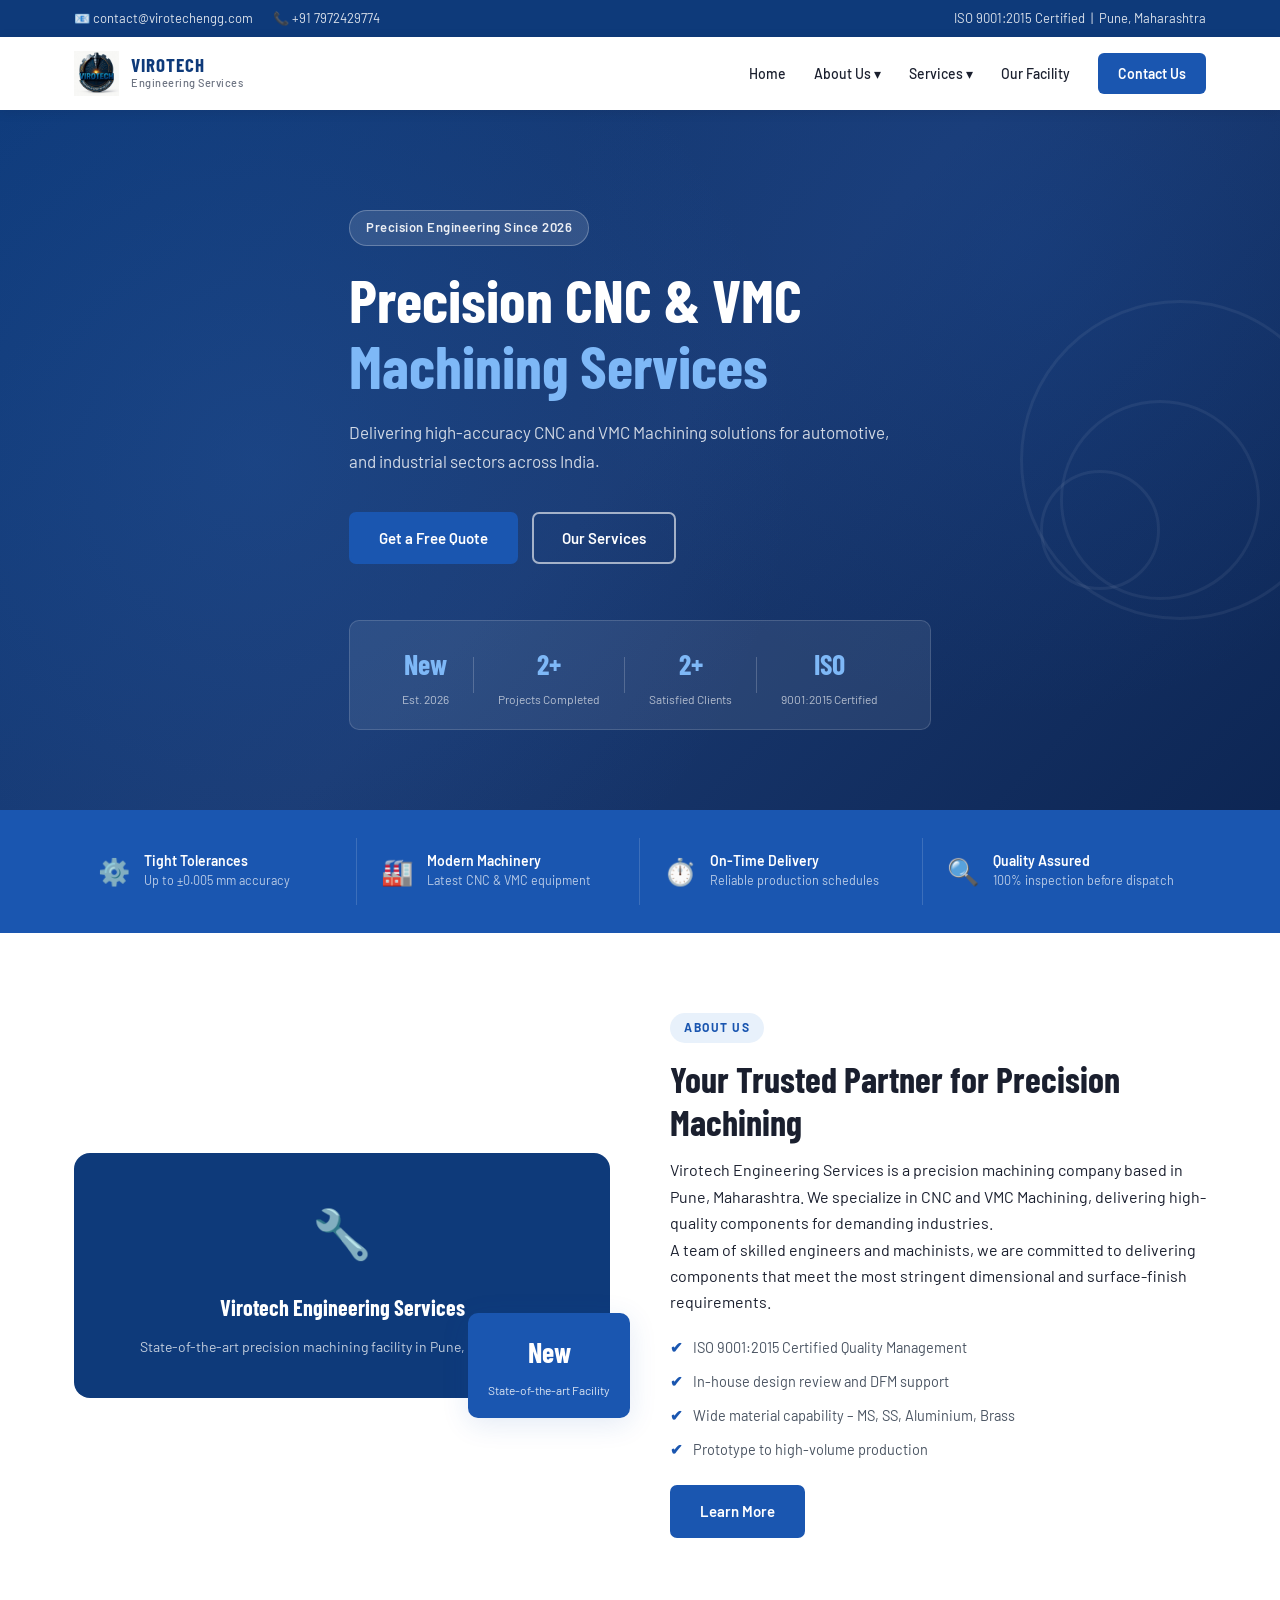
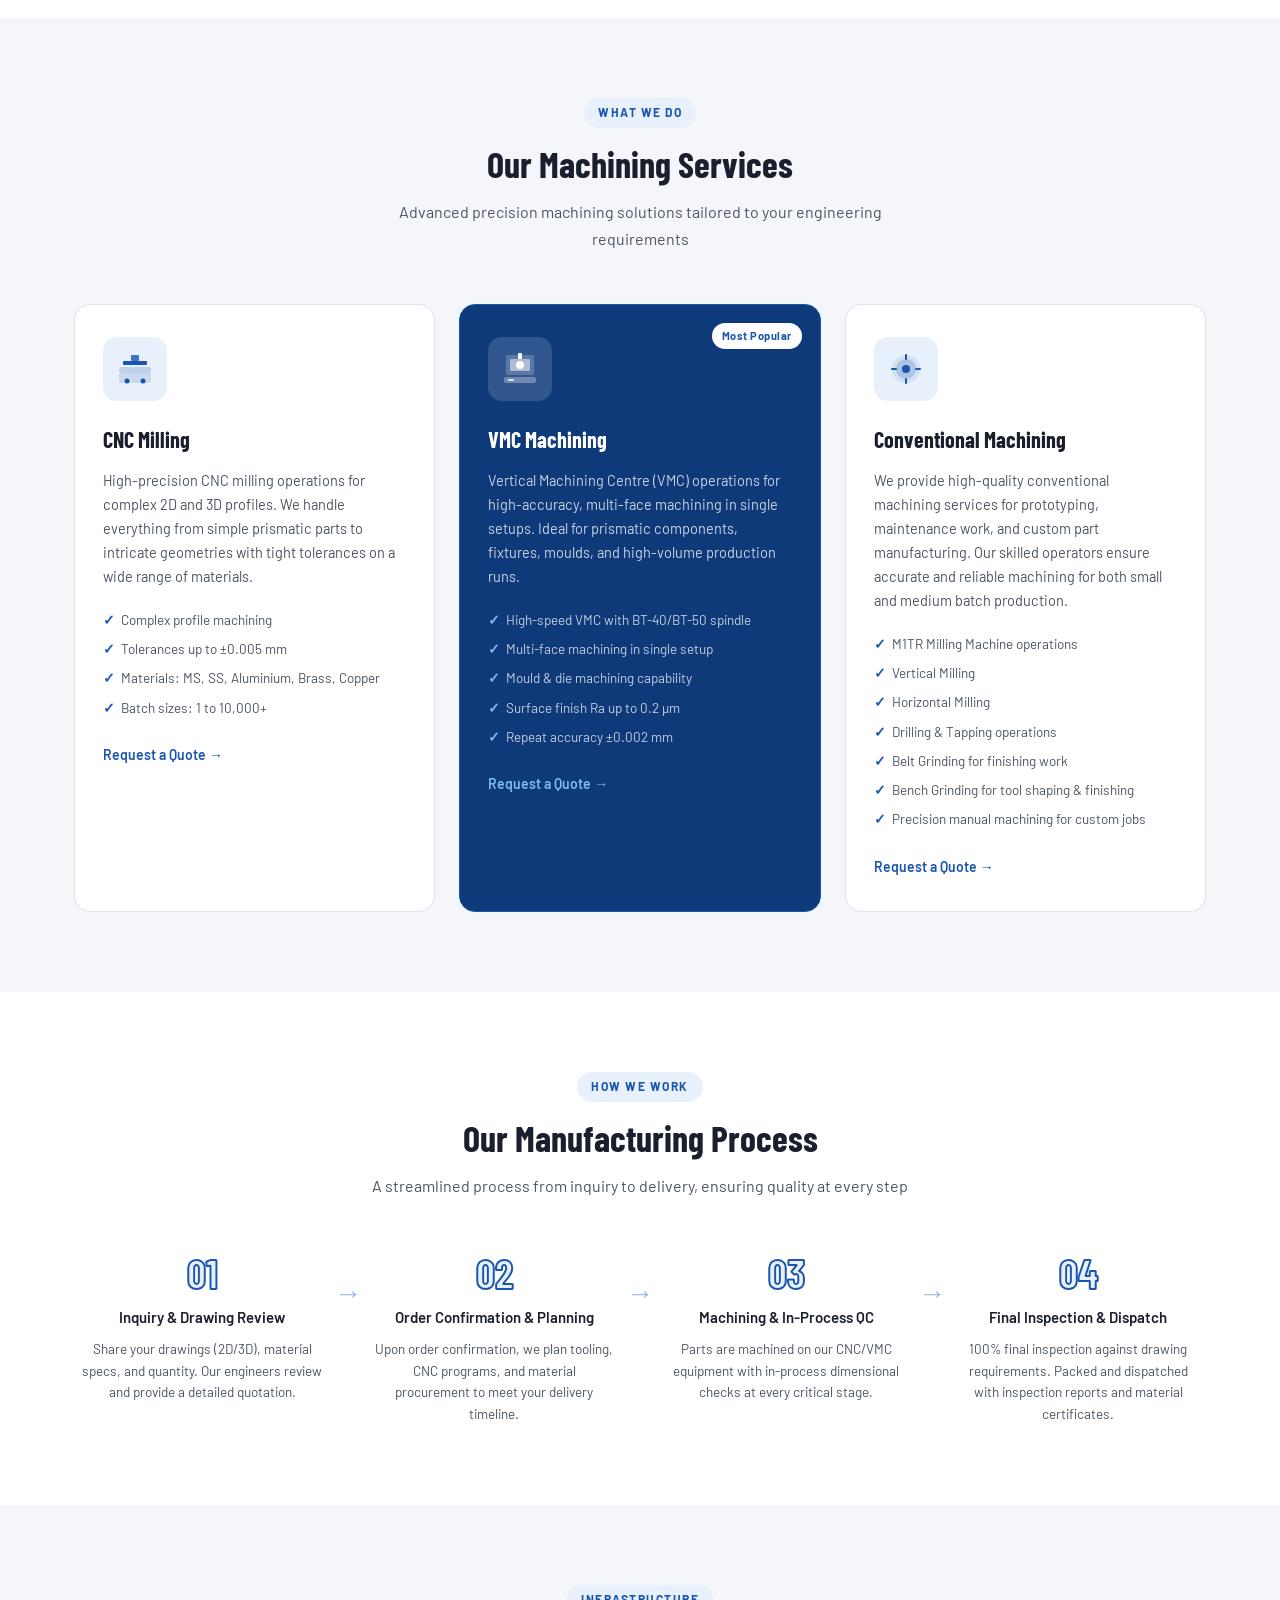
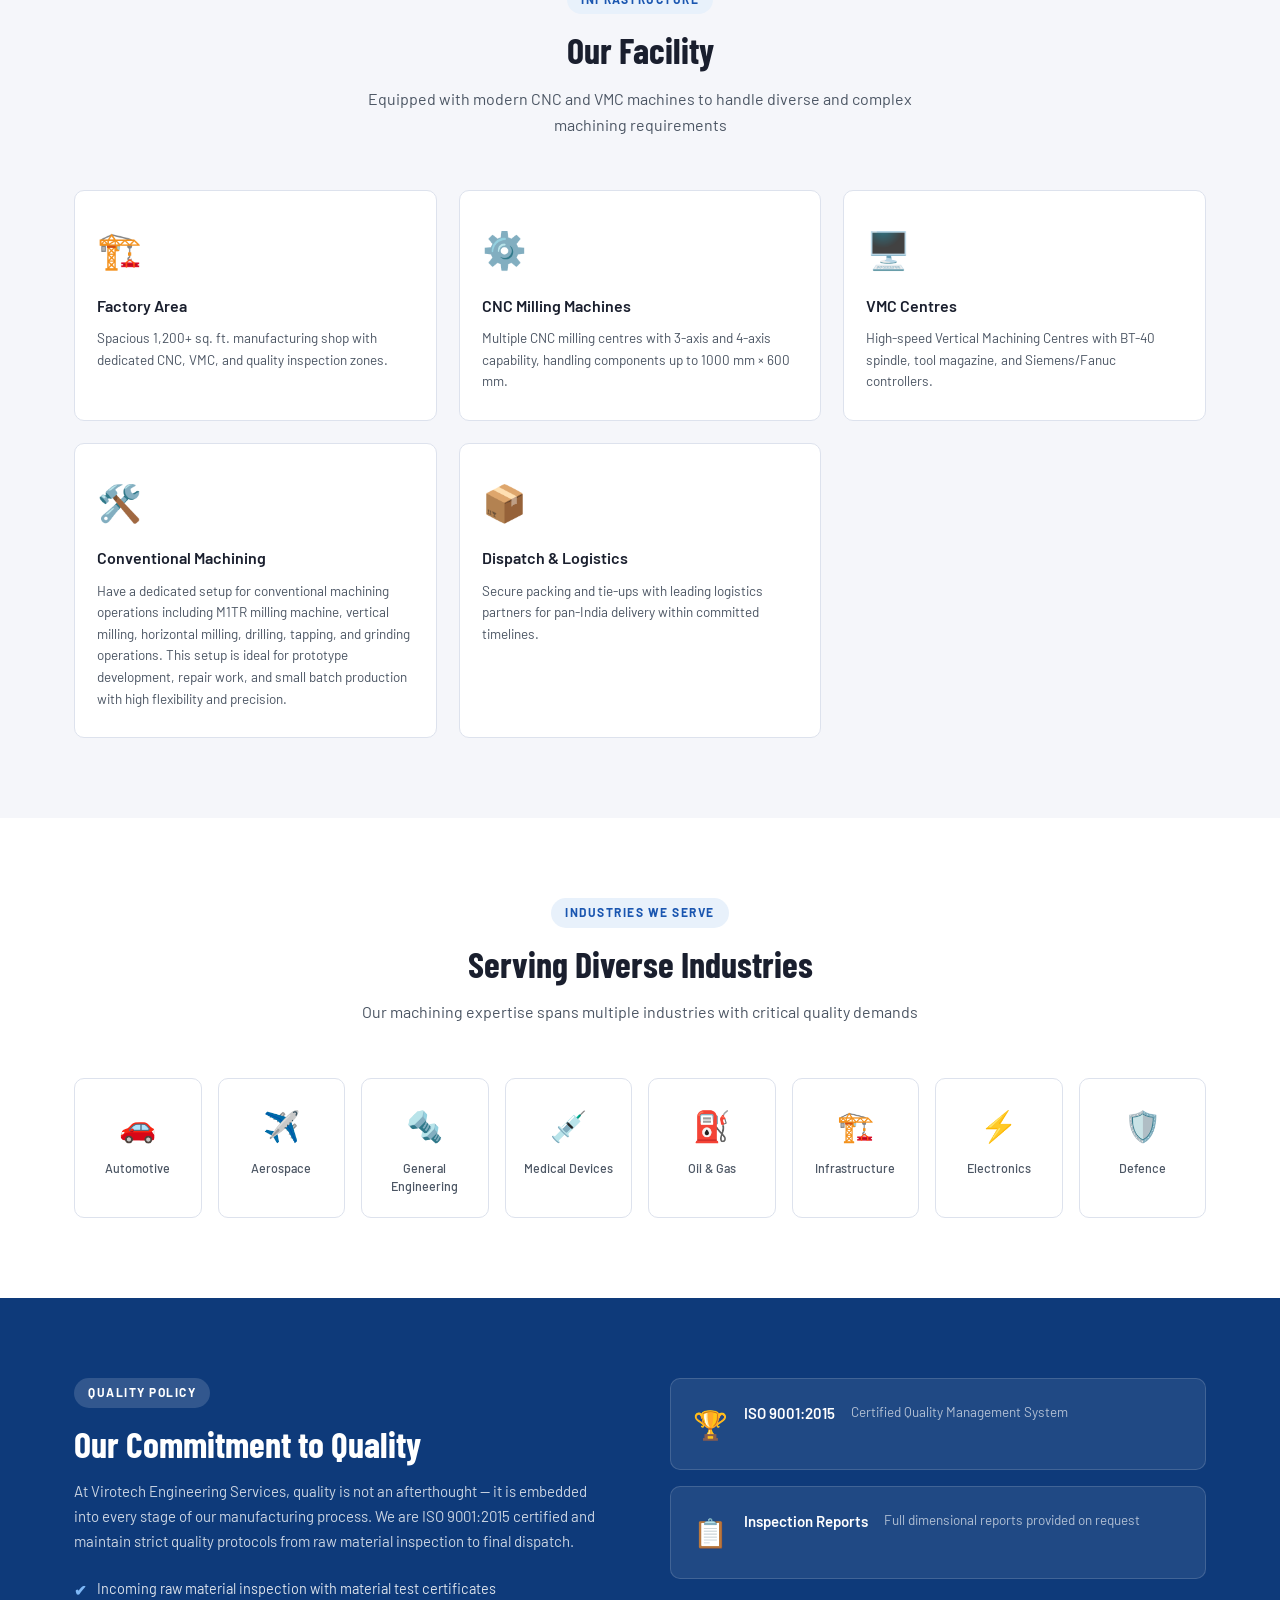
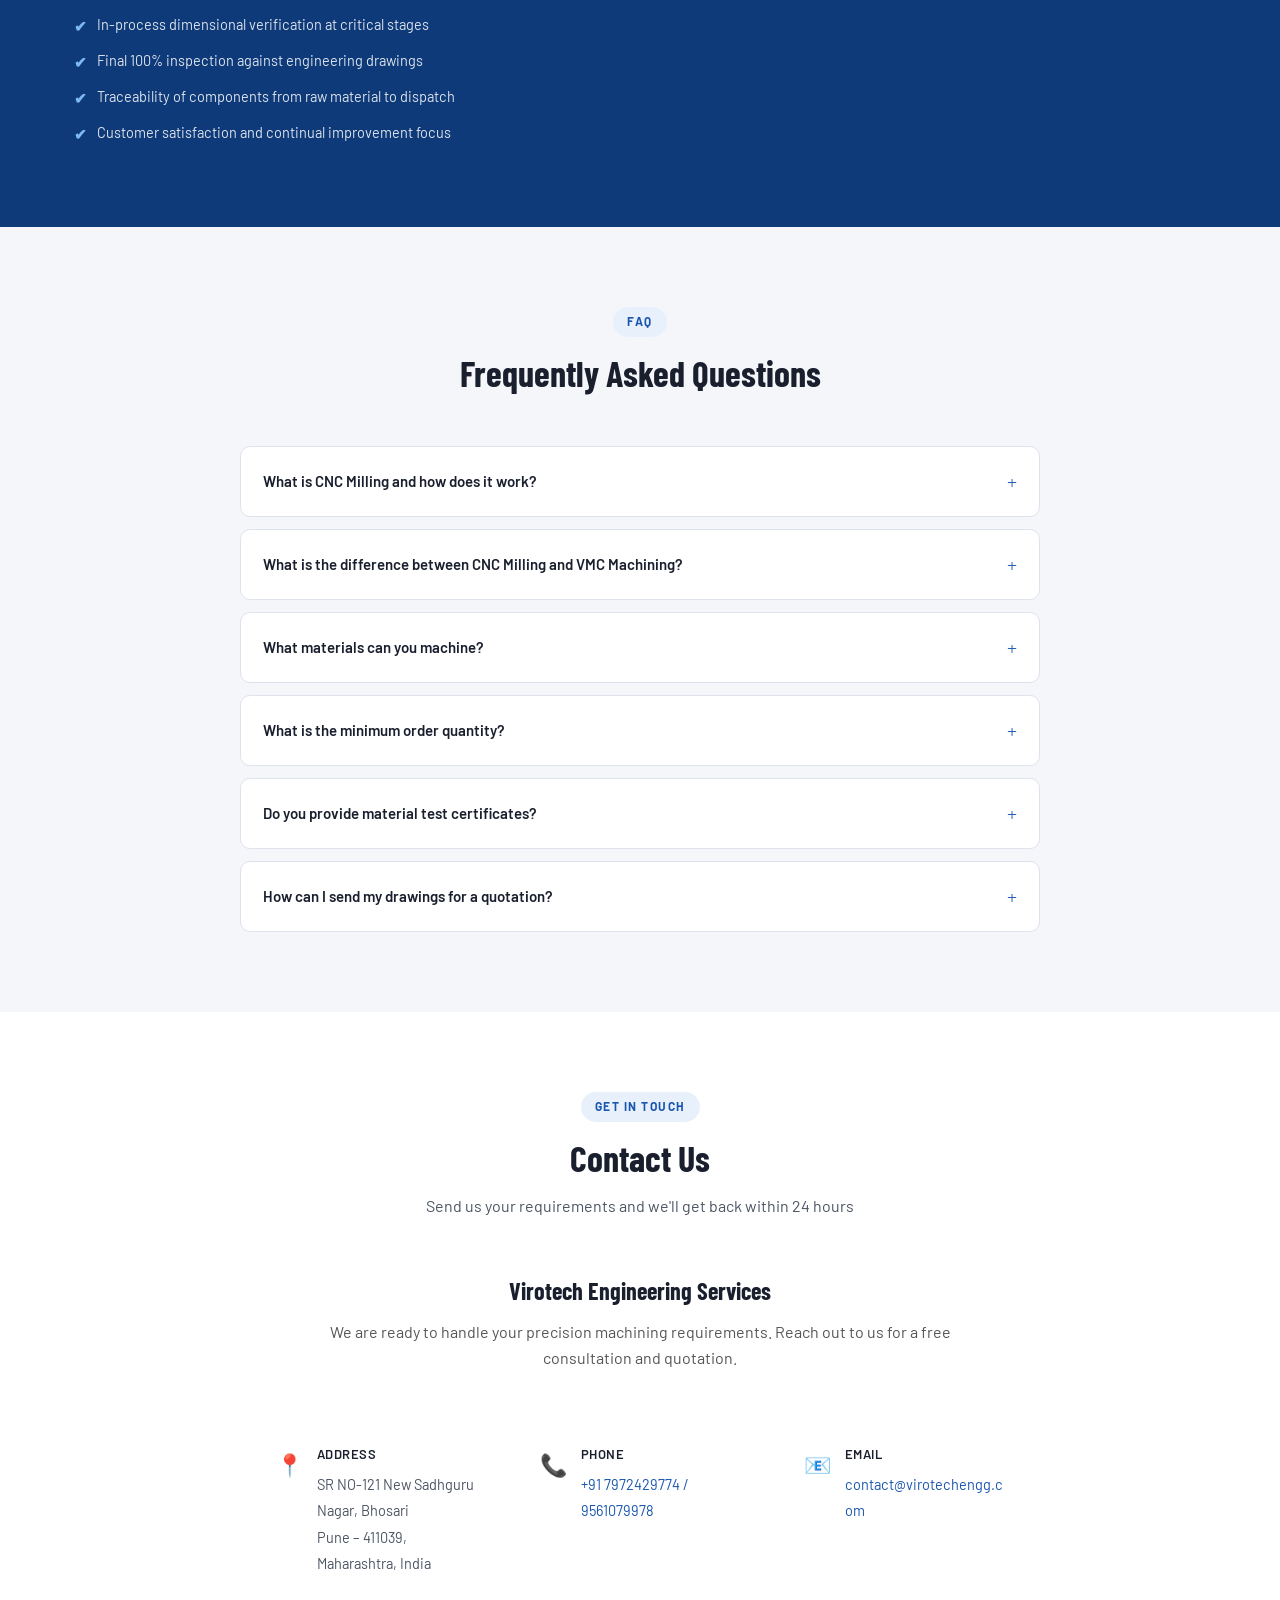
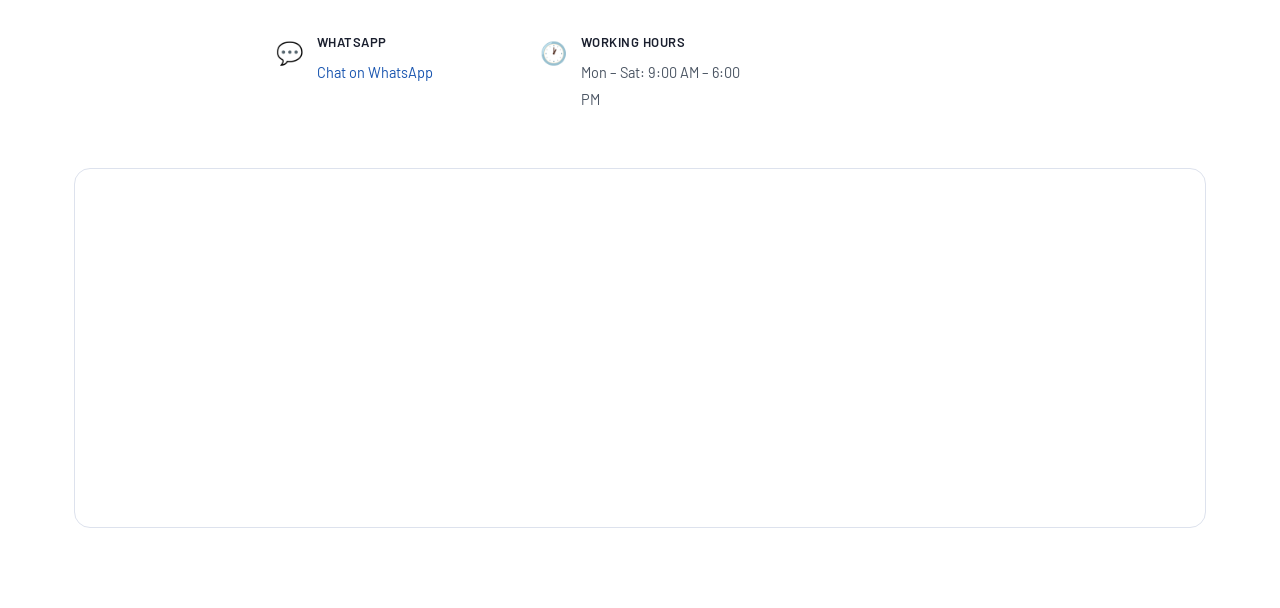
<file: index.html>
<!DOCTYPE html>
<html lang="en">
<head>
  <meta charset="UTF-8" />
  <meta name="viewport" content="width=device-width, initial-scale=1.0" />
  <meta name="description" content="Virotech Engineering Services – Precision CNC Milling and VMC Machining services in Pune, Maharashtra, India. High-quality machined components for all industries." />
  <meta name="keywords" content="CNC Milling Pune, VMC Machining Pune, CNC Machining Services Maharashtra, Precision Machining India, CNC Job Work Pune, VMC Machine Shop India" />
  <meta name="robots" content="index, follow" />
  <meta property="og:title" content="Virotech Engineering Services | CNC & VMC Machining" />
  <meta property="og:description" content="Specialized In Precision CNC and VMC Machining services in Pune, Maharashtra." />
  <meta property="og:type" content="business.business" />
  <meta property="og:url" content="https://virotechengg.com/" />
  <title>Virotech Engineering Services | CNC & VMC Machining – Pune, India</title>
  <link rel="stylesheet" href="style.css" />
  <link rel="preconnect" href="https://fonts.googleapis.com" />
  <link rel="preconnect" href="https://fonts.gstatic.com" crossorigin />
  <link href="https://fonts.googleapis.com/css2?family=Barlow:wght@300;400;500;600;700&family=Barlow+Condensed:wght@500;600;700&display=swap" rel="stylesheet" />

<style>
/* Centered contact information — responsive */
.contact-info-centered {
  width: 100%;
  max-width: 100%;
  box-sizing: border-box;
  text-align: center;
  display: flex;
  flex-direction: column;
  align-items: center;
  margin-left: auto;
  margin-right: auto;
}

.contact-info-centered h3,
.contact-info-centered > p {
  width: 100%;
  max-width: 700px;
  margin-left: auto;
  margin-right: auto;
}

.contact-info-centered .contact-detail {
  width: min(100%, 520px);
  box-sizing: border-box;
  display: flex;
  align-items: center;
  justify-content: flex-start;
  text-align: left;
  margin-left: auto;
  margin-right: auto;
}

@media (max-width: 768px) {
  .contact-info-centered {
    padding-left: 16px;
    padding-right: 16px;
  }

  .contact-info-centered .contact-detail {
    width: 100%;
    max-width: 520px;
  }
}

@media (max-width: 480px) {
  .contact-info-centered {
    padding-left: 10px;
    padding-right: 10px;
  }

  .contact-info-centered .contact-detail {
    align-items: flex-start;
    gap: 12px;
  }

  .contact-info-centered .contact-detail span {
    overflow-wrap: anywhere;
  }
}
</style>


<style>
/* Final contact layout: center the remaining contact information
   across the full page width after the enquiry form was removed. */
.contact-grid {
  display: flex !important;
  justify-content: center !important;
  align-items: flex-start !important;
  width: 100% !important;
  max-width: 100% !important;
  margin-left: auto !important;
  margin-right: auto !important;
}

.contact-grid .contact-info-centered {
  width: 100% !important;
  max-width: 760px !important;
  margin-left: auto !important;
  margin-right: auto !important;
  box-sizing: border-box;
  text-align: center;
  align-items: center;
}

.contact-grid .contact-info-centered > p {
  max-width: 700px;
  margin-left: auto;
  margin-right: auto;
}

.contact-grid .contact-info-centered .contact-detail {
  width: 100%;
  max-width: 560px;
  margin-left: auto;
  margin-right: auto;
}

@media (max-width: 768px) {
  .contact-grid {
    display: flex !important;
    width: 100% !important;
  }

  .contact-grid .contact-info-centered {
    max-width: 100% !important;
    padding-left: 16px;
    padding-right: 16px;
  }

  .contact-grid .contact-info-centered .contact-detail {
    max-width: 520px;
  }
}

@media (max-width: 480px) {
  .contact-grid .contact-info-centered {
    padding-left: 10px;
    padding-right: 10px;
  }

  .contact-grid .contact-info-centered .contact-detail {
    width: 100%;
  }
}
</style>


<style>
/* Contact details: aligned rows/columns on desktop, tablet and mobile */
.contact-details-grid {
  width: 100%;
  max-width: 900px;
  margin: 2rem auto 0;
  display: grid;
  grid-template-columns: repeat(3, minmax(0, 1fr));
  gap: 1.5rem 2rem;
  align-items: stretch;
}

.contact-details-grid .contact-detail {
  width: 100%;
  max-width: none !important;
  min-width: 0;
  box-sizing: border-box;
  margin: 0 !important;
  padding: 1rem;
  display: flex;
  align-items: flex-start;
  justify-content: flex-start;
  text-align: left;
  gap: 0.85rem;
}

.contact-details-grid .contact-detail > div:last-child {
  min-width: 0;
  flex: 1;
}

.contact-details-grid .contact-detail strong {
  display: block;
  margin-bottom: 0.35rem;
}

.contact-details-grid .contact-detail span,
.contact-details-grid .contact-detail a {
  overflow-wrap: anywhere;
}

@media (max-width: 900px) {
  .contact-details-grid {
    grid-template-columns: repeat(2, minmax(0, 1fr));
    max-width: 680px;
    gap: 1.25rem;
  }
}

@media (max-width: 600px) {
  .contact-details-grid {
    grid-template-columns: 1fr;
    max-width: 520px;
    gap: 0.75rem;
    margin-top: 1.5rem;
  }

  .contact-details-grid .contact-detail {
    padding: 0.85rem;
  }
}
</style>

</head>
<body>

  <!-- TOP BAR -->
  <div class="topbar">
    <div class="container topbar-inner">
      <div class="topbar-left">
        <span>📧 <a href="mailto:contact@virotechengg.com">contact@virotechengg.com</a></span>
        <span>📞 <a href="tel:+917972429774">+91 7972429774</a></span>
      </div>
      <div class="topbar-right">
        <span>ISO 9001:2015 Certified &nbsp;|&nbsp; Pune, Maharashtra</span>
      </div>
    </div>
  </div>

  <!-- NAVBAR -->
  <header class="navbar" id="navbar">
    <div class="container nav-inner">
     <a href="index.html" class="logo">
  <img src="virotech-logo.jpeg" class="logo-img">
  <div class="logo-text">
    <span class="logo-main">VIROTECH</span>
    <span class="logo-sub">Engineering Services</span>
  </div>
</a>
      <nav class="nav-links" id="navLinks">
        <a href="#home">Home</a>
        <div class="dropdown">
          <a href="#about">About Us ▾</a>
          <div class="dropdown-menu">
            <a href="#about">Introduction</a>
            <a href="#quality">Quality Policy</a>
            <a href="#mission">Mission & Vision</a>
          </div>
        </div>
        <div class="dropdown">
          <a href="#services">Services ▾</a>
          <div class="dropdown-menu">
            <a href="#cnc-milling">CNC Milling</a>
            <a href="#vmc-machining">VMC Machining</a>
            <a href="#precision-parts">conventional-machining</a>
          </div>
        </div>
        <a href="#facility">Our Facility</a>
        <a href="#contact" class="nav-cta">Contact Us</a>
      </nav>
      <button class="hamburger" id="hamburger" aria-label="Toggle menu">
        <span></span><span></span><span></span>
      </button>
    </div>
  </header>

  <!-- HERO -->
  <section class="hero" id="home">
    <div class="hero-bg-pattern"></div>
    <div class="container hero-content">
      <div class="hero-badge">Precision Engineering Since 2026</div>
      <h1>Precision CNC &amp; VMC<br /><span class="hero-highlight">Machining Services</span></h1>
      <p class="hero-sub">
        Delivering high-accuracy CNC and VMC Machining solutions for
        automotive, and industrial sectors across India.
      </p>
      <div class="hero-actions">
        <a href="#contact" class="btn btn-primary">Get a Free Quote</a>
        <a href="#services" class="btn btn-outline">Our Services</a>
      </div>
      <div class="hero-stats">
        <div class="stat"><span class="stat-num">New</span><span class="stat-label">Est. 2026</span></div>
        <div class="stat-divider"></div>
        <div class="stat"><span class="stat-num">2+</span><span class="stat-label">Projects Completed</span></div>
        <div class="stat-divider"></div>
        <div class="stat"><span class="stat-num">2+</span><span class="stat-label">Satisfied Clients</span></div>
        <div class="stat-divider"></div>
        <div class="stat"><span class="stat-num">ISO</span><span class="stat-label">9001:2015 Certified</span></div>
      </div>
    </div>
    <div class="hero-visual">
      <div class="hero-gear gear-1"></div>
      <div class="hero-gear gear-2"></div>
      <div class="hero-gear gear-3"></div>
    </div>
  </section>

  <!-- WHY CHOOSE US STRIP -->
  <section class="why-strip">
    <div class="container why-grid">
      <div class="why-item">
        <div class="why-icon">⚙️</div>
        <div>
          <strong>Tight Tolerances</strong>
          <span>Up to ±0.005 mm accuracy</span>
        </div>
      </div>
      <div class="why-item">
        <div class="why-icon">🏭</div>
        <div>
          <strong>Modern Machinery</strong>
          <span>Latest CNC & VMC equipment</span>
        </div>
      </div>
      <div class="why-item">
        <div class="why-icon">⏱️</div>
        <div>
          <strong>On-Time Delivery</strong>
          <span>Reliable production schedules</span>
        </div>
      </div>
      <div class="why-item">
        <div class="why-icon">🔍</div>
        <div>
          <strong>Quality Assured</strong>
          <span>100% inspection before dispatch</span>
        </div>
      </div>
    </div>
  </section>

  <!-- ABOUT -->
  <section class="section" id="about">
    <div class="container about-grid">
      <div class="about-visual">
        <div class="about-card-main">
          <div class="about-card-icon">🔧</div>
          <h3>Virotech Engineering Services</h3>
          <p>State-of-the-art precision machining facility in Pune, Maharashtra</p>
        </div>
        <div class="about-card-badge">
          <strong>New</strong>
          <span>State-of-the-art Facility</span>
        </div>
      </div>
      <div class="about-text">
        <span class="section-tag">About Us</span>
        <h2 class="section-title">Your Trusted Partner for Precision Machining</h2>
        <p>
          Virotech Engineering Services is a precision machining company based in
          Pune, Maharashtra. We specialize in CNC and VMC Machining, delivering
          high-quality components for demanding industries.
        </p>
        <p>
          A team of skilled engineers and machinists,
          we are committed to delivering components that meet the most stringent dimensional
          and surface-finish requirements.
        </p>
        <div class="about-highlights">
          <div class="highlight-item"><span class="hi-check">✔</span> ISO 9001:2015 Certified Quality Management</div>
          <div class="highlight-item"><span class="hi-check">✔</span> In-house design review and DFM support</div>
          <div class="highlight-item"><span class="hi-check">✔</span> Wide material capability – MS, SS, Aluminium, Brass</div>
          <div class="highlight-item"><span class="hi-check">✔</span> Prototype to high-volume production</div>
        </div>
        <a href="#contact" class="btn btn-primary" style="margin-top:1.5rem;">Learn More</a>
      </div>
    </div>
  </section>

  <!-- SERVICES -->
  <section class="section section-gray" id="services">
    <div class="container">
      <div class="section-header">
        <span class="section-tag">What We Do</span>
        <h2 class="section-title">Our Machining Services</h2>
        <p class="section-desc">Advanced precision machining solutions tailored to your engineering requirements</p>
      </div>
      <div class="services-grid">

        <!-- CNC Milling -->
        <div class="service-card" id="cnc-milling">
          <div class="service-icon-wrap blue">
            <svg width="40" height="40" viewBox="0 0 40 40" fill="none" xmlns="http://www.w3.org/2000/svg">
              <rect x="4" y="18" width="32" height="6" rx="2" fill="currentColor" opacity="0.2"/>
              <rect x="8" y="12" width="24" height="4" rx="1" fill="currentColor"/>
              <rect x="16" y="6" width="8" height="6" rx="1" fill="currentColor" opacity="0.8"/>
              <rect x="4" y="24" width="32" height="10" rx="2" fill="currentColor" opacity="0.15"/>
              <circle cx="12" cy="32" r="2.5" fill="currentColor"/>
              <circle cx="28" cy="32" r="2.5" fill="currentColor"/>
            </svg>
          </div>
          <h3>CNC Milling</h3>
          <p>
            High-precision CNC milling operations for complex 2D and 3D profiles.
            We handle everything from simple prismatic parts to intricate geometries
            with tight tolerances on a wide range of materials.
          </p>
          <ul class="service-features">
            <li>Complex profile machining</li>
            <li>Tolerances up to ±0.005 mm</li>
            <li>Materials: MS, SS, Aluminium, Brass, Copper</li>
            <li>Batch sizes: 1 to 10,000+</li>
          </ul>
          <a href="#contact" class="service-link">Request a Quote →</a>
        </div>

        <!-- VMC Machining -->
        <div class="service-card featured" id="vmc-machining">
          <div class="service-badge">Most Popular</div>
          <div class="service-icon-wrap white">
            <svg width="40" height="40" viewBox="0 0 40 40" fill="none" xmlns="http://www.w3.org/2000/svg">
              <rect x="6" y="6" width="28" height="20" rx="2" fill="currentColor" opacity="0.2"/>
              <rect x="10" y="10" width="20" height="12" rx="1" fill="currentColor" opacity="0.5"/>
              <rect x="18" y="4" width="4" height="6" rx="1" fill="currentColor"/>
              <circle cx="20" cy="16" r="4" fill="currentColor"/>
              <rect x="4" y="28" width="32" height="6" rx="2" fill="currentColor" opacity="0.3"/>
              <rect x="8" y="30" width="6" height="2" rx="1" fill="currentColor" opacity="0.8"/>
            </svg>
          </div>
          <h3>VMC Machining</h3>
          <p>
            Vertical Machining Centre (VMC) operations for high-accuracy, multi-face
            machining in single setups. Ideal for prismatic components, fixtures,
            moulds, and high-volume production runs.
          </p>
          <ul class="service-features">
            <li>High-speed VMC with BT-40/BT-50 spindle</li>
            <li>Multi-face machining in single setup</li>
            <li>Mould &amp; die machining capability</li>
            <li>Surface finish Ra up to 0.2 µm</li>
            <li>Repeat accuracy ±0.002 mm</li>
          </ul>
          <a href="#contact" class="service-link">Request a Quote →</a>
        </div>

        <!-- Conventional Mcahining -->
        <div class="service-card" id="precision-parts">
          <div class="service-icon-wrap blue">
            <svg width="40" height="40" viewBox="0 0 40 40" fill="none" xmlns="http://www.w3.org/2000/svg">
              <circle cx="20" cy="20" r="14" fill="currentColor" opacity="0.1"/>
              <circle cx="20" cy="20" r="10" fill="currentColor" opacity="0.2"/>
              <circle cx="20" cy="20" r="4" fill="currentColor"/>
              <line x1="20" y1="6" x2="20" y2="10" stroke="currentColor" stroke-width="2" stroke-linecap="round"/>
              <line x1="20" y1="30" x2="20" y2="34" stroke="currentColor" stroke-width="2" stroke-linecap="round"/>
              <line x1="6" y1="20" x2="10" y2="20" stroke="currentColor" stroke-width="2" stroke-linecap="round"/>
              <line x1="30" y1="20" x2="34" y2="20" stroke="currentColor" stroke-width="2" stroke-linecap="round"/>
            </svg>
          </div>
          <h3>Conventional Machining</h3>
          <p>
             We provide high-quality conventional machining services for prototyping,
    maintenance work, and custom part manufacturing. Our skilled operators ensure
    accurate and reliable machining for both small and medium batch production.
          </p>
          <ul class="service-features">
            <li>M1TR Milling Machine operations</li>
    <li>Vertical Milling</li>
    <li>Horizontal Milling</li>
    <li>Drilling & Tapping operations</li>
    <li>Belt Grinding for finishing work</li>
    <li>Bench Grinding for tool shaping & finishing</li>
    <li>Precision manual machining for custom jobs</li>
          </ul>
          <a href="#contact" class="service-link">Request a Quote →</a>
        </div>

      </div>
    </div>
  </section>

  <!-- PROCESS -->
  <section class="section" id="process">
    <div class="container">
      <div class="section-header">
        <span class="section-tag">How We Work</span>
        <h2 class="section-title">Our Manufacturing Process</h2>
        <p class="section-desc">A streamlined process from inquiry to delivery, ensuring quality at every step</p>
      </div>
      <div class="process-steps">
        <div class="process-step">
          <div class="step-num">01</div>
          <div class="step-content">
            <h4>Inquiry & Drawing Review</h4>
            <p>Share your drawings (2D/3D), material specs, and quantity. Our engineers review and provide a detailed quotation.</p>
          </div>
        </div>
        <div class="process-arrow">→</div>
        <div class="process-step">
          <div class="step-num">02</div>
          <div class="step-content">
            <h4>Order Confirmation & Planning</h4>
            <p>Upon order confirmation, we plan tooling, CNC programs, and material procurement to meet your delivery timeline.</p>
          </div>
        </div>
        <div class="process-arrow">→</div>
        <div class="process-step">
          <div class="step-num">03</div>
          <div class="step-content">
            <h4>Machining & In-Process QC</h4>
            <p>Parts are machined on our CNC/VMC equipment with in-process dimensional checks at every critical stage.</p>
          </div>
        </div>
        <div class="process-arrow">→</div>
        <div class="process-step">
          <div class="step-num">04</div>
          <div class="step-content">
            <h4>Final Inspection & Dispatch</h4>
            <p>100% final inspection against drawing requirements. Packed and dispatched with inspection reports and material certificates.</p>
          </div>
        </div>
      </div>
    </div>
  </section>

  <!-- FACILITY -->
  <section class="section section-gray" id="facility">
    <div class="container">
      <div class="section-header">
        <span class="section-tag">Infrastructure</span>
        <h2 class="section-title">Our Facility</h2>
        <p class="section-desc">Equipped with modern CNC and VMC machines to handle diverse and complex machining requirements</p>
      </div>
      <div class="facility-grid">
        <div class="facility-card">
          <div class="facility-icon">🏗️</div>
          <h4>Factory Area</h4>
          <p>Spacious 1,200+ sq. ft. manufacturing shop with dedicated CNC, VMC, and quality inspection zones.</p>
        </div>
        <div class="facility-card">
          <div class="facility-icon">⚙️</div>
          <h4>CNC Milling Machines</h4>
          <p>Multiple CNC milling centres with 3-axis and 4-axis capability, handling components up to 1000 mm × 600 mm.</p>
        </div>
        <div class="facility-card">
          <div class="facility-icon">🖥️</div>
          <h4>VMC Centres</h4>
          <p>High-speed Vertical Machining Centres with BT-40 spindle, tool magazine, and Siemens/Fanuc controllers.</p>
        </div>
	<div class="facility-card">
          <div class="facility-icon">🛠️</div>
          <h4>Conventional Machining</h4>
          <p>Have a dedicated setup for conventional machining operations including
    M1TR milling machine, vertical milling, horizontal milling, drilling, tapping,
    and grinding operations. This setup is ideal for prototype development,
    repair work, and small batch production with high flexibility and precision.</p>
        </div>
        <div class="facility-card">
          <div class="facility-icon">📦</div>
          <h4>Dispatch & Logistics</h4>
          <p>Secure packing and tie-ups with leading logistics partners for pan-India delivery within committed timelines.</p>
        </div>
      </div>
    </div>
  </section>

  <!-- INDUSTRIES -->
  <section class="section" id="industries">
    <div class="container">
      <div class="section-header">
        <span class="section-tag">Industries We Serve</span>
        <h2 class="section-title">Serving Diverse Industries</h2>
        <p class="section-desc">Our machining expertise spans multiple industries with critical quality demands</p>
      </div>
      <div class="industries-grid">
        <div class="industry-item">
          <div class="industry-icon">🚗</div>
          <span>Automotive</span>
        </div>
        <div class="industry-item">
          <div class="industry-icon">✈️</div>
          <span>Aerospace</span>
        </div>
        <div class="industry-item">
          <div class="industry-icon">🔩</div>
          <span>General Engineering</span>
        </div>
        <div class="industry-item">
          <div class="industry-icon">💉</div>
          <span>Medical Devices</span>
        </div>
        <div class="industry-item">
          <div class="industry-icon">⛽</div>
          <span>Oil &amp; Gas</span>
        </div>
        <div class="industry-item">
          <div class="industry-icon">🏗️</div>
          <span>Infrastructure</span>
        </div>
        <div class="industry-item">
          <div class="industry-icon">⚡</div>
          <span>Electronics</span>
        </div>
        <div class="industry-item">
          <div class="industry-icon">🛡️</div>
          <span>Defence</span>
        </div>
      </div>
    </div>
  </section>

  <!-- QUALITY -->
  <section class="section section-blue" id="quality">
    <div class="container quality-inner">
      <div class="quality-text">
        <span class="section-tag light">Quality Policy</span>
        <h2 class="section-title light">Our Commitment to Quality</h2>
        <p>
          At Virotech Engineering Services, quality is not an afterthought — it is embedded into
          every stage of our manufacturing process. We are ISO 9001:2015 certified and maintain
          strict quality protocols from raw material inspection to final dispatch.
        </p>
        <div class="quality-points">
          <div class="qp-item"><span>✔</span> Incoming raw material inspection with material test certificates</div>
          <div class="qp-item"><span>✔</span> In-process dimensional verification at critical stages</div>
          <div class="qp-item"><span>✔</span> Final 100% inspection against engineering drawings</div>
          <div class="qp-item"><span>✔</span> Traceability of components from raw material to dispatch</div>
          <div class="qp-item"><span>✔</span> Customer satisfaction and continual improvement focus</div>
        </div>
      </div>
      <div class="quality-visual">
        <div class="cert-card">
          <div class="cert-icon">🏆</div>
          <h4>ISO 9001:2015</h4>
          <p>Certified Quality Management System</p>
        </div>
        <div class="cert-card">
          <div class="cert-icon">📋</div>
          <h4>Inspection Reports</h4>
          <p>Full dimensional reports provided on request</p>
        </div>
      </div>
    </div>
  </section>

  <!-- FAQ -->
  <section class="section section-gray" id="faq">
    <div class="container">
      <div class="section-header">
        <span class="section-tag">FAQ</span>
        <h2 class="section-title">Frequently Asked Questions</h2>
      </div>
      <div class="faq-list">
        <details class="faq-item">
          <summary>What is CNC Milling and how does it work?</summary>
          <p>CNC (Computer Numerical Control) Milling is a subtractive manufacturing process where a rotating cutting tool removes material from a workpiece guided by pre-programmed computer code. It can produce complex 2D profiles, 3D contours, slots, holes, and surfaces with high dimensional accuracy.</p>
        </details>
        <details class="faq-item">
          <summary>What is the difference between CNC Milling and VMC Machining?</summary>
          <p>VMC (Vertical Machining Centre) is a type of CNC milling machine where the spindle axis is vertically oriented. VMCs are better suited for flat-surface, prismatic, and multi-face machining in a single setup, and typically offer higher rigidity and better accuracy compared to conventional CNC mills.</p>
        </details>
        <details class="faq-item">
          <summary>What materials can you machine?</summary>
          <p>We machine a wide range of materials including Mild Steel (MS), Stainless Steel (SS 304, SS 316), Aluminium alloys, Brass, Copper, Cast Iron, EN series steels, and various engineering plastics. Please contact us with your specific material requirement.</p>
        </details>
        <details class="faq-item">
          <summary>What is the minimum order quantity?</summary>
          <p>We accept orders starting from a single prototype piece up to high-volume production batches. There is no strict minimum order quantity — contact us with your requirement and we will be happy to assist.</p>
        </details>
        <details class="faq-item">
          <summary>Do you provide material test certificates?</summary>
          <p>Yes, we can provide material test certificates (MTC) from approved suppliers on request. We also maintain full traceability of raw materials used in your components.</p>
        </details>
        <details class="faq-item">
          <summary>How can I send my drawings for a quotation?</summary>
          <p>You can email your 2D drawings (PDF, DXF, DWG) or 3D models (STEP, IGES, SolidWorks) to contact@virotechengg.com along with quantity and delivery requirements. We will revert with a detailed quotation within 24–48 hours.</p>
        </details>
      </div>
    </div>
  </section>

  <!-- CONTACT -->
  <section class="section" id="contact">
    <div class="container">
      <div class="section-header">
        <span class="section-tag">Get In Touch</span>
        <h2 class="section-title">Contact Us</h2>
        <p class="section-desc">Send us your requirements and we'll get back within 24 hours</p>
      </div>
      <div class="contact-grid">
        <div class="contact-info contact-info-centered">
          <h3>Virotech Engineering Services</h3>
          <p style="color:#555;margin-bottom:1.5rem;">We are ready to handle your precision machining requirements. Reach out to us for a free consultation and quotation.</p>
          <div class="contact-details-grid">
<div class="contact-detail">
            <div class="cd-icon">📍</div>
            <div>
              <strong>Address</strong>
              <span>SR NO-121 New Sadhguru Nagar, Bhosari<br />Pune – 411039,<br />Maharashtra, India</span>
            </div>
          </div>
<div class="contact-detail">
            <div class="cd-icon">📞</div>
            <div>
              <strong>Phone</strong>
              <span><a href="tel:+917972429774">+91 7972429774 / 9561079978 </a></span>
            </div>
          </div>
<div class="contact-detail">
            <div class="cd-icon">📧</div>
            <div>
              <strong>Email</strong>
              <span><a href="mailto:contact@virotechengg.com">contact@virotechengg.com</a></span>
            </div>
          </div>
<div class="contact-detail">
            <div class="cd-icon">💬</div>
            <div>
              <strong>WhatsApp</strong>
              <span><a href="https://wa.me/917972429774" target="_blank" rel="noopener">Chat on WhatsApp</a></span>
            </div>
          </div>
<div class="contact-detail">
            <div class="cd-icon">🕐</div>
            <div>
              <strong>Working Hours</strong>
              <span>Mon – Sat: 9:00 AM – 6:00 PM</span>
            </div>
          </div>
</div>
        </div>

      </div>
      <!-- MAP — Get proper embed URL from Google Maps: search your address → Share → Embed a map → copy src -->
      <div class="map-wrap">
<iframe 
  src="https://www.google.com/maps/embed?pb=!1m18!1m12!1m3!1d3780.5429671545057!2d73.851254274966!3d18.63961548247711!2m3!1f0!2f0!3f0!3m2!1i1024!2i768!4f13.1!3m3!1m2!1s0x3bc2c720300a8479%3A0xe89b0ecbc439f568!2sVirotech%20Engineering%20Services!5e0!3m2!1sen!2sin!4v1779960609134!5m2!1sen!2sin"
  width="100%" 
  height="350" 
  style="border:0;border-radius:10px;" 
  allowfullscreen="" 
  loading="lazy" 
  referrerpolicy="no-referrer-when-downgrade" title="Virotech Engineering Services Location>
</iframe>
      </div>
    </div>
  </section>

  <!-- FOOTER -->
  <footer class="footer">
    <div class="container footer-inner">
      <div class="footer-col">
        <div class="footer-logo">
          <div class="logo-icon small">VE</div>
          <div class="logo-text">
            <span class="logo-main">VIROTECH</span>
            <span class="logo-sub">Engineering Services</span>
          </div>
        </div>
        <p class="footer-about">
          Precision CNC Milling and VMC Machining services in Pune, Maharashtra.
          Quality components, on-time delivery, competitive pricing.
        </p>
        <div class="footer-socials">
          <a href="https://wa.me/919561079978" target="_blank" rel="noopener" aria-label="WhatsApp">💬</a>
          <a href="mailto:contact@virotechengg.com" aria-label="Email">✉️</a>
          <a href="tel:+919561079978" aria-label="Phone">📞</a>
        </div>
      </div>
      <div class="footer-col">
        <h4>Our Services</h4>
        <ul>
          <li><a href="#cnc-milling">CNC Milling</a></li>
          <li><a href="#vmc-machining">VMC Machining</a></li>
          <li><a href="#precision-parts">Precision Components</a></li>
        </ul>
      </div>
      <div class="footer-col">
        <h4>Quick Links</h4>
        <ul>
          <li><a href="#home">Home</a></li>
          <li><a href="#about">About Us</a></li>
          <li><a href="#facility">Our Facility</a></li>
          <li><a href="#quality">Quality Policy</a></li>
          <li><a href="#faq">FAQ</a></li>
          <li><a href="#contact">Contact Us</a></li>
        </ul>
      </div>
      <div class="footer-col">
        <h4>Contact</h4>
        <address>
          SR NO-121 New Sadhguru Nagar, Bhosari<br />
          Pune – 411039,<br />
          Maharashtra, India<br /><br />
          <a href="tel:+917972429774">+91 9561079978 / 7972429774</a><br />
          <a href="mailto:contact@virotechengg.com">contact@virotechengg.com</a>
        </address>
      </div>
    </div>
    <div class="footer-bottom">
      <div class="container">
        <p>© 2025 Virotech Engineering Services. All Rights Reserved.</p>
        <p>CNC Milling &amp; VMC Machining Services | Pune, Maharashtra, India</p>
      </div>
    </div>
  </footer>

  <!-- FLOATING WHATSAPP -->
  <a href="https://wa.me/917972429774" class="whatsapp-float" target="_blank" rel="noopener" aria-label="Chat on WhatsApp">
    <svg xmlns="http://www.w3.org/2000/svg" width="28" height="28" viewBox="0 0 24 24" fill="white">
      <path d="M17.472 14.382c-.297-.149-1.758-.867-2.03-.967-.273-.099-.471-.148-.67.15-.197.297-.767.966-.94 1.164-.173.199-.347.223-.644.075-.297-.15-1.255-.463-2.39-1.475-.883-.788-1.48-1.761-1.653-2.059-.173-.297-.018-.458.13-.606.134-.133.298-.347.446-.52.149-.174.198-.298.298-.497.099-.198.05-.371-.025-.52-.075-.149-.669-1.612-.916-2.207-.242-.579-.487-.5-.669-.51-.173-.008-.371-.01-.57-.01-.198 0-.52.074-.792.372-.272.297-1.04 1.016-1.04 2.479 0 1.462 1.065 2.875 1.213 3.074.149.198 2.096 3.2 5.077 4.487.709.306 1.262.489 1.694.625.712.227 1.36.195 1.871.118.571-.085 1.758-.719 2.006-1.413.248-.694.248-1.289.173-1.413-.074-.124-.272-.198-.57-.347m-5.421 7.403h-.004a9.87 9.87 0 01-5.031-1.378l-.361-.214-3.741.982.998-3.648-.235-.374a9.86 9.86 0 01-1.51-5.26c.001-5.45 4.436-9.884 9.888-9.884 2.64 0 5.122 1.03 6.988 2.898a9.825 9.825 0 012.893 6.994c-.003 5.45-4.437 9.884-9.885 9.884m8.413-18.297A11.815 11.815 0 0012.05 0C5.495 0 .16 5.335.157 11.892c0 2.096.547 4.142 1.588 5.945L.057 24l6.305-1.654a11.882 11.882 0 005.683 1.448h.005c6.554 0 11.89-5.335 11.893-11.893a11.821 11.821 0 00-3.48-8.413z"/>
    </svg>
  </a>

  <script src="js/main.js"></script>
</body>
</html>
</file>
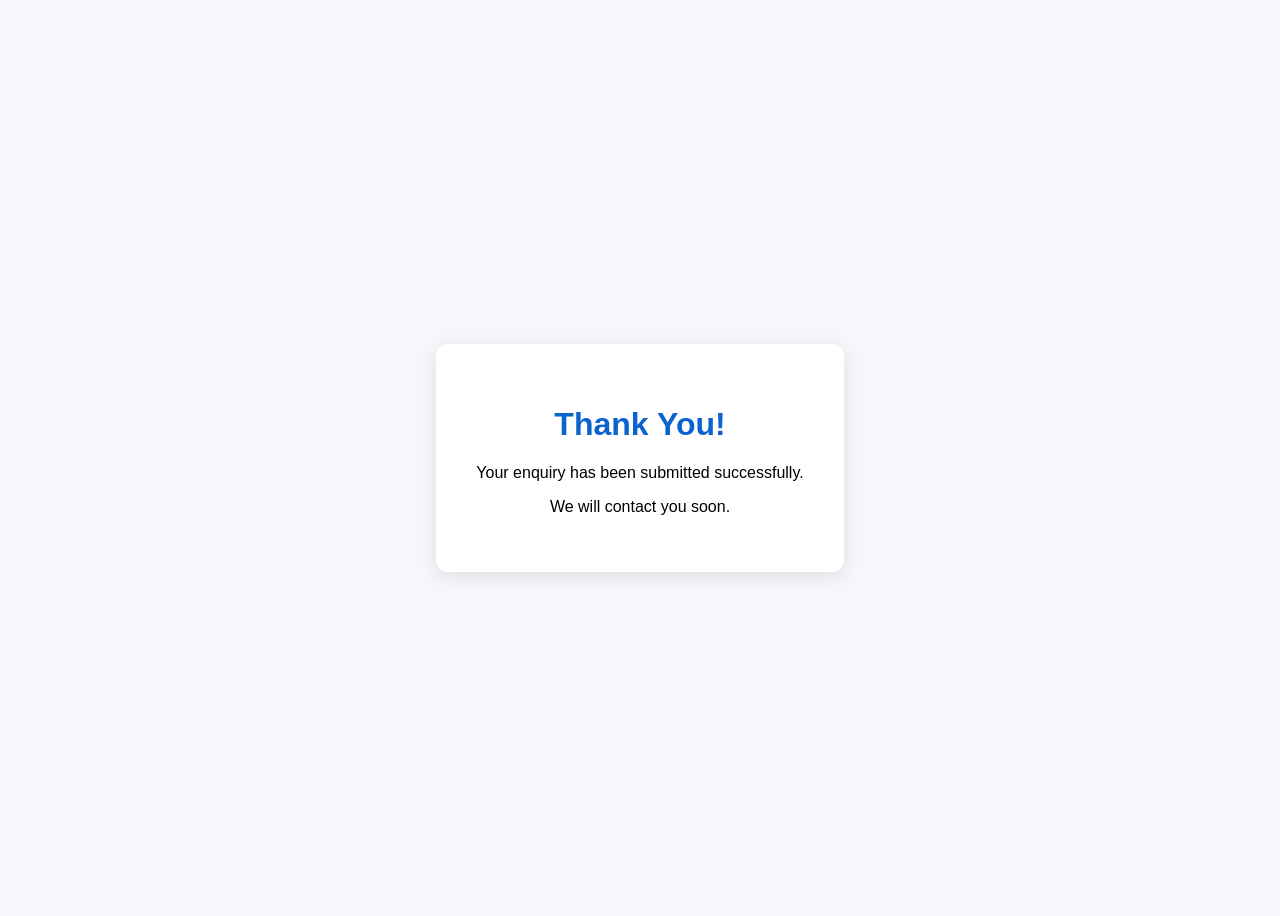
<file: thank-you.html>
<!DOCTYPE html>
<html>
<head>
  <title>Thank You</title>
  <meta charset="UTF-8" />
  <meta name="viewport" content="width=device-width, initial-scale=1.0" />
  <style>
    body{
      display:flex;
      justify-content:center;
      align-items:center;
      height:100vh;
      font-family:Arial;
      background:#f5f7fb;
      text-align:center;
    }
    .box{
      background:#fff;
      padding:40px;
      border-radius:12px;
      box-shadow:0 4px 20px rgba(0,0,0,0.1);
    }
    h1{ color:#0b63ce; }
  </style>
</head>
<body>
  <div class="box">
    <h1>Thank You!</h1>
    <p>Your enquiry has been submitted successfully.</p>
    <p>We will contact you soon.</p>
  </div>
</body>
</html>
</file>
<file: style.css>
/* ===========================
   VIROTECH ENGINEERING SERVICES
   CSS Stylesheet
   =========================== */

*, *::before, *::after { box-sizing: border-box; margin: 0; padding: 0; }

:root {
  --blue: #1a56b0;
  --blue-dark: #0e3a7a;
  --blue-light: #e8f1fb;
  --blue-mid: #3b7dd8;
  --gray: #f5f6fa;
  --gray-mid: #e2e5ed;
  --gray-dark: #6b7280;
  --text: #1a1f2e;
  --text-light: #4b5563;
  --white: #ffffff;
  --border: #dde2ed;
  --shadow: 0 2px 12px rgba(26,86,176,0.08);
  --shadow-md: 0 6px 28px rgba(26,86,176,0.12);
  --radius: 10px;
  --radius-lg: 16px;
  --font: 'Barlow', sans-serif;
  --font-cond: 'Barlow Condensed', sans-serif;
}

.logo-img {
  height: 45px;
  width: auto;
}

html { scroll-behavior: smooth; }

body {
  font-family: var(--font);
  color: var(--text);
  background: var(--white);
  font-size: 16px;
  line-height: 1.65;
}

a { color: var(--blue); text-decoration: none; transition: color 0.2s; }
a:hover { color: var(--blue-dark); }

img { max-width: 100%; display: block; }

.container { max-width: 1180px; margin: 0 auto; padding: 0 24px; }

/* === TOPBAR === */
.topbar {
  background: var(--blue-dark);
  color: rgba(255,255,255,0.85);
  font-size: 13px;
  padding: 8px 0;
}
.topbar-inner { display: flex; justify-content: space-between; align-items: center; flex-wrap: wrap; gap: 6px; }
.topbar-left { display: flex; gap: 20px; }
.topbar a { color: rgba(255,255,255,0.85); }
.topbar a:hover { color: #fff; }

/* === NAVBAR === */
.navbar {
  background: var(--white);
  position: sticky;
  top: 0;
  z-index: 100;
  box-shadow: 0 2px 12px rgba(0,0,0,0.08);
  transition: box-shadow 0.3s;
}
.nav-inner {
  display: flex;
  align-items: center;
  justify-content: space-between;
  padding: 14px 24px;
}
.logo { display: flex; align-items: center; gap: 12px; }
.logo-icon {
  background: var(--blue);
  color: #fff;
  font-family: var(--font-cond);
  font-weight: 700;
  font-size: 18px;
  width: 44px; height: 44px;
  border-radius: 8px;
  display: flex; align-items: center; justify-content: center;
  letter-spacing: 1px;
}
.logo-icon.small { width: 36px; height: 36px; font-size: 14px; }
.logo-main { display: block; font-family: var(--font-cond); font-weight: 700; font-size: 19px; color: var(--blue-dark); letter-spacing: 1px; line-height: 1; }
.logo-sub { display: block; font-size: 11px; color: var(--gray-dark); letter-spacing: 0.5px; font-weight: 500; }

.nav-links { display: flex; align-items: center; gap: 28px; font-size: 14px; font-weight: 500; }
.nav-links a { color: var(--text); transition: color 0.2s; }
.nav-links a:hover { color: var(--blue); }
.nav-cta { background: var(--blue); color: #fff !important; padding: 9px 20px; border-radius: 6px; font-weight: 600; }
.nav-cta:hover { background: var(--blue-dark) !important; }

/* Dropdown */
.dropdown { position: relative; }
.dropdown > a { cursor: pointer; }
.dropdown-menu {
  display: none;
  position: absolute;
  top: calc(100% + 10px);
  left: 0;
  background: var(--white);
  border: 1px solid var(--border);
  border-radius: var(--radius);
  box-shadow: var(--shadow-md);
  min-width: 220px;
  padding: 8px 0;
  z-index: 200;
}
.dropdown-menu a {
  display: block;
  padding: 10px 18px;
  font-size: 13.5px;
  color: var(--text) !important;
  border-bottom: 1px solid var(--gray);
}
.dropdown-menu a:last-child { border-bottom: none; }
.dropdown-menu a:hover { background: var(--blue-light); color: var(--blue) !important; }
.dropdown:hover .dropdown-menu { display: block; }

/* Hamburger */
.hamburger { display: none; flex-direction: column; gap: 5px; background: none; border: none; cursor: pointer; padding: 4px; }
.hamburger span { display: block; width: 24px; height: 2px; background: var(--text); border-radius: 2px; transition: all 0.3s; }

/* === BUTTONS === */
.btn {
  display: inline-flex; align-items: center; justify-content: center;
  padding: 12px 28px;
  border-radius: 7px;
  font-size: 15px;
  font-weight: 600;
  font-family: var(--font);
  cursor: pointer;
  border: 2px solid transparent;
  transition: all 0.25s;
  text-decoration: none;
}
.btn-primary { background: var(--blue); color: #fff; border-color: var(--blue); }
.btn-primary:hover { background: var(--blue-dark); border-color: var(--blue-dark); color: #fff; }
.btn-outline { background: transparent; color: #fff; border-color: rgba(255,255,255,0.6); }
.btn-outline:hover { background: rgba(255,255,255,0.12); color: #fff; border-color: #fff; }
.btn-full { width: 100%; }

/* === SECTIONS === */
.section { padding: 80px 0; }
.section-gray { background: var(--gray); }
.section-blue { background: var(--blue-dark); color: #fff; }

.section-header { text-align: center; margin-bottom: 52px; }
.section-tag {
  display: inline-block;
  background: var(--blue-light);
  color: var(--blue);
  font-size: 12px;
  font-weight: 700;
  letter-spacing: 1.5px;
  text-transform: uppercase;
  padding: 5px 14px;
  border-radius: 20px;
  margin-bottom: 14px;
}
.section-tag.light { background: rgba(255,255,255,0.15); color: #fff; }
.section-title {
  font-family: var(--font-cond);
  font-size: 36px;
  font-weight: 700;
  color: var(--text);
  line-height: 1.2;
  margin-bottom: 14px;
}
.section-title.light { color: #fff; }
.section-desc { color: var(--text-light); font-size: 16px; max-width: 560px; margin: 0 auto; }

/* === HERO === */
.hero {
  background: linear-gradient(135deg, var(--blue-dark) 0%, #1a3a72 50%, #0d2654 100%);
  color: #fff;
  padding: 100px 0 80px;
  position: relative;
  overflow: hidden;
  min-height: 580px;
  display: flex;
  align-items: center;
}
.hero-bg-pattern {
  position: absolute; inset: 0;
  background-image:
    radial-gradient(circle at 20% 50%, rgba(59,125,216,0.15) 0%, transparent 50%),
    radial-gradient(circle at 80% 20%, rgba(26,86,176,0.2) 0%, transparent 40%);
  pointer-events: none;
}
.hero-content { position: relative; z-index: 2; max-width: 680px; }
.hero-badge {
  display: inline-block;
  background: rgba(255,255,255,0.12);
  border: 1px solid rgba(255,255,255,0.25);
  color: rgba(255,255,255,0.9);
  font-size: 13px;
  font-weight: 600;
  letter-spacing: 0.5px;
  padding: 6px 16px;
  border-radius: 20px;
  margin-bottom: 20px;
}
.hero h1 {
  font-family: var(--font-cond);
  font-size: clamp(40px, 5vw, 60px);
  font-weight: 700;
  line-height: 1.1;
  margin-bottom: 20px;
}
.hero-highlight { color: #7eb8f7; }
.hero-sub { font-size: 17px; color: rgba(255,255,255,0.8); margin-bottom: 36px; max-width: 540px; line-height: 1.7; }
.hero-actions { display: flex; gap: 14px; flex-wrap: wrap; margin-bottom: 56px; }

.hero-stats {
  display: flex; gap: 0; align-items: center;
  background: rgba(255,255,255,0.08);
  border: 1px solid rgba(255,255,255,0.15);
  border-radius: var(--radius);
  padding: 20px 28px;
  flex-wrap: wrap;
}
.stat { text-align: center; padding: 0 24px; }
.stat-num { display: block; font-family: var(--font-cond); font-size: 28px; font-weight: 700; color: #7eb8f7; }
.stat-label { display: block; font-size: 12px; color: rgba(255,255,255,0.65); margin-top: 2px; }
.stat-divider { width: 1px; height: 36px; background: rgba(255,255,255,0.2); }

/* Gears decoration */
.hero-visual { position: absolute; right: -60px; top: 50%; transform: translateY(-50%); pointer-events: none; }
.hero-gear {
  position: absolute;
  border-radius: 50%;
  border: 3px solid rgba(255,255,255,0.06);
}
.gear-1 { width: 320px; height: 320px; top: -160px; right: 0; animation: spin 40s linear infinite; }
.gear-2 { width: 200px; height: 200px; top: -60px; right: 80px; animation: spin 25s linear infinite reverse; }
.gear-3 { width: 120px; height: 120px; top: 10px; right: 180px; animation: spin 15s linear infinite; }
@keyframes spin { to { transform: rotate(360deg); } }

/* === WHY STRIP === */
.why-strip { background: var(--blue); padding: 28px 0; }
.why-grid { display: grid; grid-template-columns: repeat(4, 1fr); gap: 0; }
.why-item {
  display: flex; align-items: center; gap: 14px;
  padding: 12px 24px;
  border-right: 1px solid rgba(255,255,255,0.15);
}
.why-item:last-child { border-right: none; }
.why-icon { font-size: 26px; flex-shrink: 0; }
.why-item strong { display: block; color: #fff; font-size: 14px; font-weight: 600; line-height: 1.2; }
.why-item span { display: block; color: rgba(255,255,255,0.7); font-size: 12.5px; }

/* === ABOUT === */
.about-grid { display: grid; grid-template-columns: 1fr 1fr; gap: 60px; align-items: center; }
.about-visual { position: relative; }
.about-card-main {
  background: var(--blue-dark);
  color: #fff;
  border-radius: var(--radius-lg);
  padding: 40px 32px;
  text-align: center;
}
.about-card-icon { font-size: 48px; margin-bottom: 16px; }
.about-card-main h3 { font-family: var(--font-cond); font-size: 22px; font-weight: 700; margin-bottom: 10px; }
.about-card-main p { color: rgba(255,255,255,0.75); font-size: 14px; }
.about-card-badge {
  position: absolute;
  bottom: -20px; right: -20px;
  background: var(--blue);
  color: #fff;
  border-radius: var(--radius);
  padding: 16px 20px;
  text-align: center;
  box-shadow: var(--shadow-md);
}
.about-card-badge strong { display: block; font-family: var(--font-cond); font-size: 28px; font-weight: 700; }
.about-card-badge span { font-size: 12px; opacity: 0.85; }
.about-text { }
.about-highlights { margin-top: 20px; display: flex; flex-direction: column; gap: 10px; }
.highlight-item { display: flex; align-items: flex-start; gap: 10px; font-size: 14.5px; color: var(--text-light); }
.hi-check { color: var(--blue); font-weight: 700; flex-shrink: 0; }

/* === SERVICES === */
.services-grid { display: grid; grid-template-columns: repeat(3, 1fr); gap: 24px; }
.service-card {
  background: var(--white);
  border: 1.5px solid var(--border);
  border-radius: var(--radius-lg);
  padding: 32px 28px;
  position: relative;
  transition: box-shadow 0.25s, transform 0.25s;
}
.service-card:hover { box-shadow: var(--shadow-md); transform: translateY(-4px); }
.service-card.featured { border-color: var(--blue); background: var(--blue-dark); color: #fff; }
.service-card.featured h3 { color: #fff; }
.service-card.featured p { color: rgba(255,255,255,0.78); }
.service-card.featured .service-features li { color: rgba(255,255,255,0.75); }
.service-card.featured .service-features li::before { color: #7eb8f7; }
.service-card.featured .service-link { color: #7eb8f7; }
.service-badge {
  position: absolute; top: 18px; right: 18px;
  background: #fff;
  color: var(--blue);
  font-size: 11px;
  font-weight: 700;
  padding: 4px 10px;
  border-radius: 20px;
  letter-spacing: 0.5px;
}
.service-icon-wrap {
  width: 64px; height: 64px;
  border-radius: 14px;
  display: flex; align-items: center; justify-content: center;
  margin-bottom: 20px;
}
.service-icon-wrap.blue { background: var(--blue-light); color: var(--blue); }
.service-icon-wrap.white { background: rgba(255,255,255,0.15); color: #fff; }
.service-card h3 { font-family: var(--font-cond); font-size: 22px; font-weight: 700; margin-bottom: 12px; color: var(--text); }
.service-card p { font-size: 14.5px; color: var(--text-light); margin-bottom: 20px; line-height: 1.65; }
.service-features { list-style: none; margin-bottom: 22px; display: flex; flex-direction: column; gap: 7px; }
.service-features li { font-size: 13.5px; color: var(--text-light); padding-left: 18px; position: relative; }
.service-features li::before { content: '✓'; position: absolute; left: 0; color: var(--blue); font-weight: 700; }
.service-link { font-size: 14px; font-weight: 600; color: var(--blue); transition: gap 0.2s; }
.service-link:hover { text-decoration: underline; }

/* === PROCESS === */
.process-steps {
  display: flex; align-items: flex-start; gap: 12px;
  flex-wrap: wrap; justify-content: center;
}
.process-step {
  flex: 1; min-width: 200px; max-width: 240px;
  text-align: center;
}
.step-num {
  font-family: var(--font-cond);
  font-size: 42px;
  font-weight: 700;
  color: var(--blue-light);
  line-height: 1;
  margin-bottom: 12px;
  -webkit-text-stroke: 2px var(--blue);
  text-stroke: 2px var(--blue);
}
.step-content h4 { font-size: 15px; font-weight: 600; margin-bottom: 8px; color: var(--text); }
.step-content p { font-size: 13.5px; color: var(--text-light); line-height: 1.6; }
.process-arrow { font-size: 28px; color: var(--blue); opacity: 0.4; margin-top: 18px; flex-shrink: 0; }

/* === FACILITY === */
.facility-grid { display: grid; grid-template-columns: repeat(3, 1fr); gap: 22px; }
.facility-card {
  background: var(--white);
  border: 1px solid var(--border);
  border-radius: var(--radius);
  padding: 28px 22px;
  transition: box-shadow 0.25s;
}
.facility-card:hover { box-shadow: var(--shadow); }
.facility-icon { font-size: 36px; margin-bottom: 14px; }
.facility-card h4 { font-size: 16px; font-weight: 600; margin-bottom: 8px; }
.facility-card p { font-size: 13.5px; color: var(--text-light); line-height: 1.6; }

/* === INDUSTRIES === */
.industries-grid { display: grid; grid-template-columns: repeat(8, 1fr); gap: 16px; }
.industry-item {
  background: var(--white);
  border: 1px solid var(--border);
  border-radius: var(--radius);
  padding: 22px 12px;
  text-align: center;
  transition: all 0.25s;
}
.industry-item:hover { border-color: var(--blue); background: var(--blue-light); transform: translateY(-3px); }
.industry-icon { font-size: 30px; margin-bottom: 10px; }
.industry-item span { font-size: 12.5px; font-weight: 500; color: var(--text-light); line-height: 1.4; display: block; }

/* === QUALITY === */
.quality-inner { display: grid; grid-template-columns: 1fr 1fr; gap: 60px; align-items: start; }
.quality-text p { color: rgba(255,255,255,0.78); margin-bottom: 24px; font-size: 15px; }
.quality-points { display: flex; flex-direction: column; gap: 10px; }
.qp-item { display: flex; gap: 10px; font-size: 14.5px; color: rgba(255,255,255,0.85); align-items: flex-start; }
.qp-item span { color: #7eb8f7; font-weight: 700; flex-shrink: 0; margin-top: 2px; }
.quality-visual { display: flex; flex-direction: column; gap: 16px; }
.cert-card {
  background: rgba(255,255,255,0.08);
  border: 1px solid rgba(255,255,255,0.15);
  border-radius: var(--radius);
  padding: 22px;
  display: flex; gap: 16px; align-items: flex-start;
}
.cert-icon { font-size: 28px; flex-shrink: 0; }
.cert-card h4 { font-size: 15px; font-weight: 600; color: #fff; margin-bottom: 4px; }
.cert-card p { font-size: 13.5px; color: rgba(255,255,255,0.65); }

/* === FAQ === */
.faq-list { max-width: 800px; margin: 0 auto; display: flex; flex-direction: column; gap: 12px; }
.faq-item {
  background: var(--white);
  border: 1px solid var(--border);
  border-radius: var(--radius);
  overflow: hidden;
}
.faq-item summary {
  padding: 18px 22px;
  font-size: 15px;
  font-weight: 600;
  cursor: pointer;
  list-style: none;
  display: flex;
  justify-content: space-between;
  align-items: center;
  color: var(--text);
  transition: background 0.2s;
}
.faq-item summary::-webkit-details-marker { display: none; }
.faq-item summary::after { content: '+'; font-size: 20px; color: var(--blue); font-weight: 300; }
.faq-item[open] summary { background: var(--blue-light); color: var(--blue); }
.faq-item[open] summary::after { content: '−'; }
.faq-item p {
  padding: 16px 22px;
  font-size: 14.5px;
  color: var(--text-light);
  line-height: 1.7;
  border-top: 1px solid var(--border);
}

/* === CONTACT === */
.contact-grid { display: grid; grid-template-columns: 1fr 1.4fr; gap: 48px; margin-bottom: 40px; }
.contact-info h3 { font-family: var(--font-cond); font-size: 24px; font-weight: 700; margin-bottom: 8px; color: var(--text); }
.contact-detail { display: flex; gap: 14px; align-items: flex-start; margin-bottom: 18px; }
.cd-icon { font-size: 22px; flex-shrink: 0; margin-top: 2px; }
.contact-detail strong { display: block; font-size: 13px; font-weight: 600; color: var(--text); margin-bottom: 2px; text-transform: uppercase; letter-spacing: 0.5px; }
.contact-detail span, .contact-detail address { font-size: 14.5px; color: var(--text-light); }
.contact-detail a { color: var(--blue); }

.contact-form { background: var(--gray); border-radius: var(--radius-lg); padding: 36px 32px; }
.form-row { display: grid; grid-template-columns: 1fr 1fr; gap: 16px; margin-bottom: 16px; }
.form-group { display: flex; flex-direction: column; gap: 6px; margin-bottom: 0; }
.form-group + .form-group { margin-bottom: 0; }
.contact-form .form-group { margin-bottom: 16px; }
label { font-size: 13px; font-weight: 600; color: var(--text); }
input, select, textarea {
  padding: 11px 14px;
  border: 1.5px solid var(--border);
  border-radius: 7px;
  font-size: 14.5px;
  font-family: var(--font);
  background: var(--white);
  color: var(--text);
  transition: border-color 0.2s;
  width: 100%;
}
input:focus, select:focus, textarea:focus {
  outline: none;
  border-color: var(--blue);
  box-shadow: 0 0 0 3px rgba(26,86,176,0.1);
}
textarea { resize: vertical; }
.form-success {
  margin-top: 14px;
  padding: 14px 18px;
  background: #ecfdf5;
  border: 1px solid #6ee7b7;
  border-radius: 7px;
  color: #065f46;
  font-size: 14px;
  font-weight: 500;
}

.map-wrap { border-radius: var(--radius-lg); overflow: hidden; border: 1px solid var(--border); }

/* === FOOTER === */
.footer { background: #0d1a2e; color: rgba(255,255,255,0.75); padding: 60px 0 0; }
.footer-inner { display: grid; grid-template-columns: 2fr 1fr 1fr 1.5fr; gap: 40px; margin-bottom: 40px; }
.footer-logo { display: flex; align-items: center; gap: 10px; margin-bottom: 16px; }
.footer-about { font-size: 13.5px; line-height: 1.7; margin-bottom: 18px; }
.footer-socials { display: flex; gap: 12px; }
.footer-socials a { font-size: 20px; transition: transform 0.2s; }
.footer-socials a:hover { transform: scale(1.2); }
.footer h4 { color: #fff; font-size: 14px; font-weight: 700; text-transform: uppercase; letter-spacing: 1px; margin-bottom: 16px; }
.footer ul { list-style: none; display: flex; flex-direction: column; gap: 8px; }
.footer ul a { font-size: 13.5px; color: rgba(255,255,255,0.65); transition: color 0.2s; }
.footer ul a:hover { color: #7eb8f7; }
.footer address { font-style: normal; font-size: 13.5px; line-height: 1.8; }
.footer address a { color: rgba(255,255,255,0.65); }
.footer address a:hover { color: #7eb8f7; }
.footer-bottom {
  border-top: 1px solid rgba(255,255,255,0.08);
  padding: 18px 0;
  text-align: center;
  font-size: 12.5px;
  color: rgba(255,255,255,0.4);
  display: flex;
  flex-direction: column;
  gap: 4px;
}

/* === WHATSAPP FLOAT === */
.whatsapp-float {
  position: fixed;
  bottom: 28px;
  right: 28px;
  background: #25d366;
  width: 56px; height: 56px;
  border-radius: 50%;
  display: flex; align-items: center; justify-content: center;
  box-shadow: 0 4px 16px rgba(37,211,102,0.4);
  z-index: 999;
  transition: transform 0.2s, box-shadow 0.2s;
}
.whatsapp-float:hover { transform: scale(1.1); box-shadow: 0 6px 22px rgba(37,211,102,0.5); }

/* === RESPONSIVE === */
@media (max-width: 1024px) {
  .industries-grid { grid-template-columns: repeat(4, 1fr); }
  .footer-inner { grid-template-columns: 1fr 1fr; }
}

@media (max-width: 768px) {
  .nav-links { display: none; flex-direction: column; position: absolute; top: 100%; left: 0; right: 0; background: var(--white); border-bottom: 1px solid var(--border); padding: 12px 0; box-shadow: var(--shadow-md); gap: 0; }
  .nav-links.open { display: flex; }
  .nav-links a { padding: 12px 24px; border-bottom: 1px solid var(--gray); width: 100%; }
  .nav-links .dropdown-menu { position: static; box-shadow: none; border: none; border-top: 1px solid var(--gray); display: none; }
  .nav-links .dropdown:hover .dropdown-menu { display: block; }
  .navbar { position: relative; }
  .nav-inner { position: relative; }
  .hamburger { display: flex; }

  .topbar-right { display: none; }
  .hero { padding: 60px 0; }
  .hero h1 { font-size: 36px; }
  .hero-stats { gap: 0; padding: 16px; }
  .stat { padding: 0 14px; }
  .stat-divider { display: none; }

  .why-grid { grid-template-columns: 1fr 1fr; }
  .why-item { border-right: none; border-bottom: 1px solid rgba(255,255,255,0.15); }

  .about-grid { grid-template-columns: 1fr; }
  .about-card-badge { right: 0; bottom: -10px; }

  .services-grid { grid-template-columns: 1fr; }
  .process-steps { flex-direction: column; align-items: center; }
  .process-arrow { transform: rotate(90deg); }

  .facility-grid { grid-template-columns: 1fr 1fr; }
  .industries-grid { grid-template-columns: repeat(4, 1fr); }

  .quality-inner { grid-template-columns: 1fr; }
  .contact-grid { grid-template-columns: 1fr; }
  .form-row { grid-template-columns: 1fr; }

  .footer-inner { grid-template-columns: 1fr 1fr; gap: 28px; }
  .section-title { font-size: 28px; }
  .section { padding: 56px 0; }
}

@media (max-width: 480px) {
  .why-grid { grid-template-columns: 1fr; }
  .facility-grid { grid-template-columns: 1fr; }
  .industries-grid { grid-template-columns: repeat(2, 1fr); }
  .footer-inner { grid-template-columns: 1fr; }
  .contact-form { padding: 24px 18px; }
  .hero-actions { flex-direction: column; }
  .hero-stats { flex-direction: column; align-items: center; }
}
</file>
